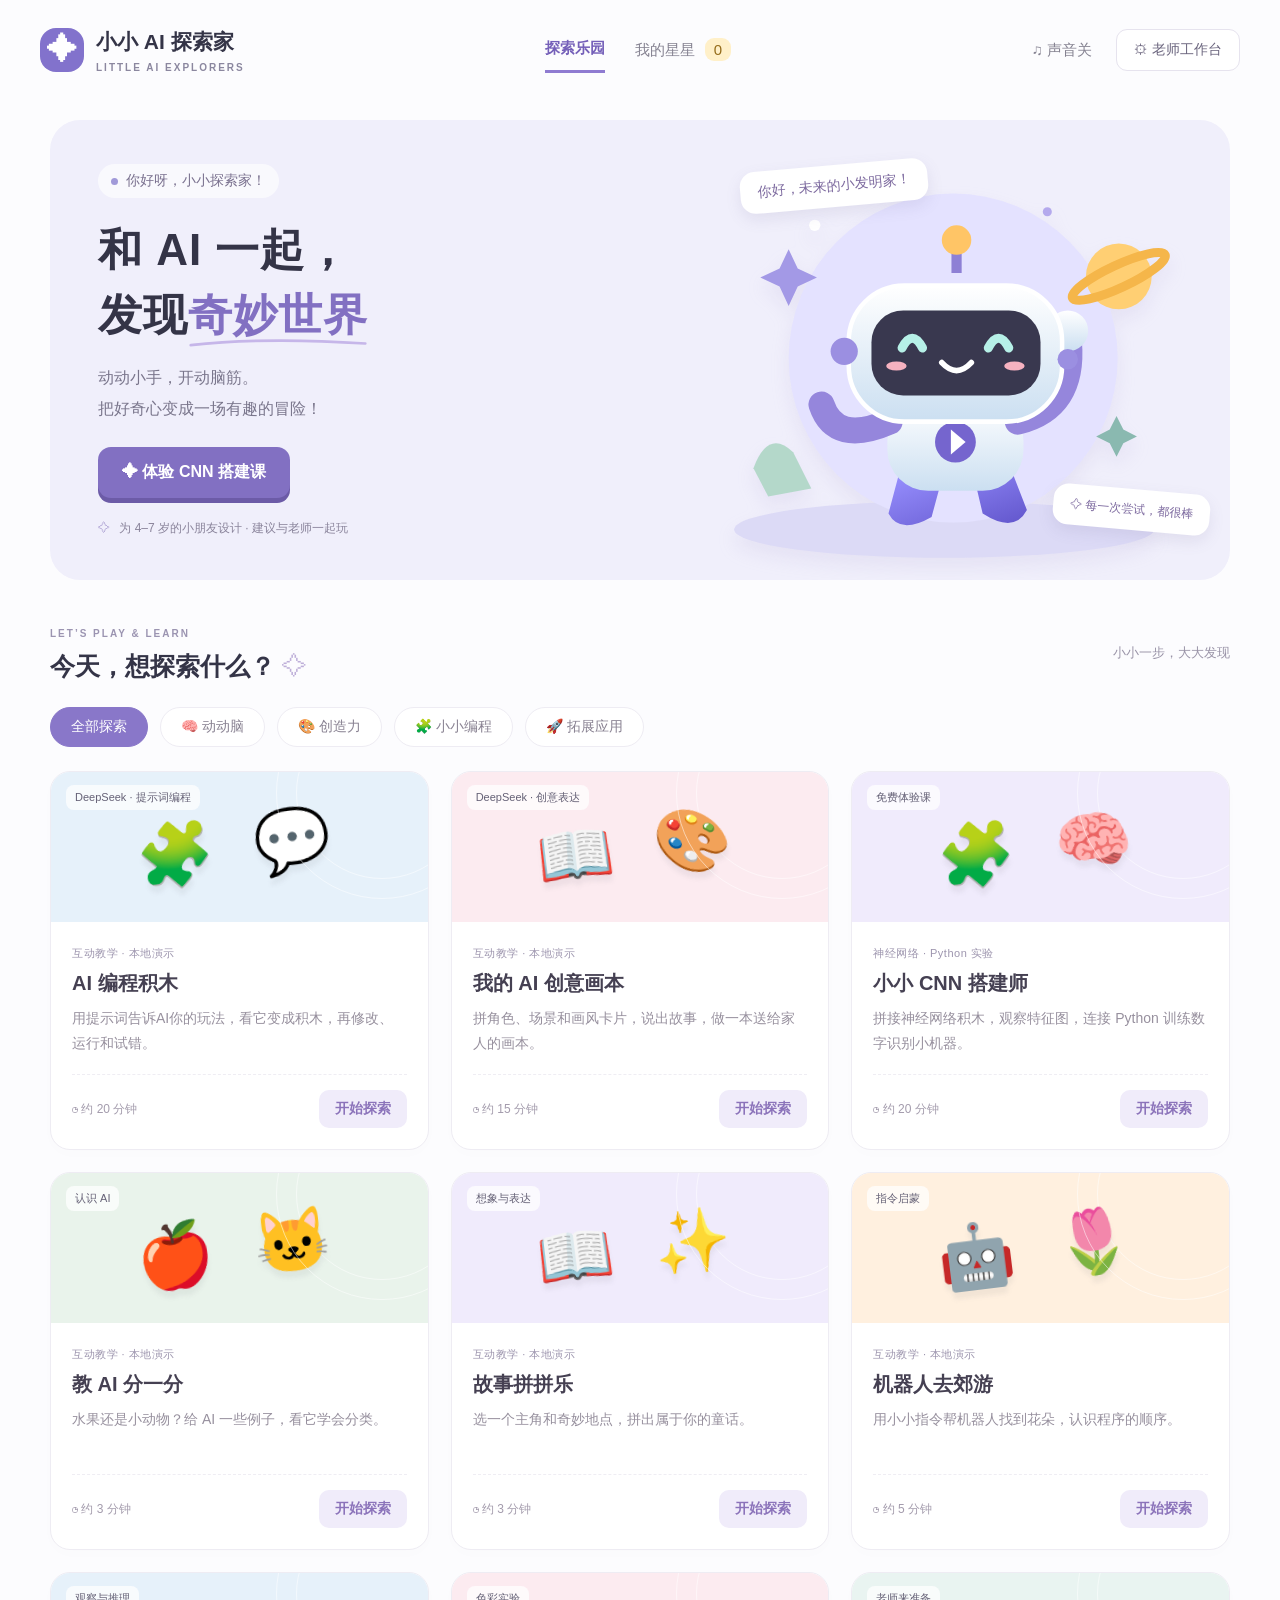
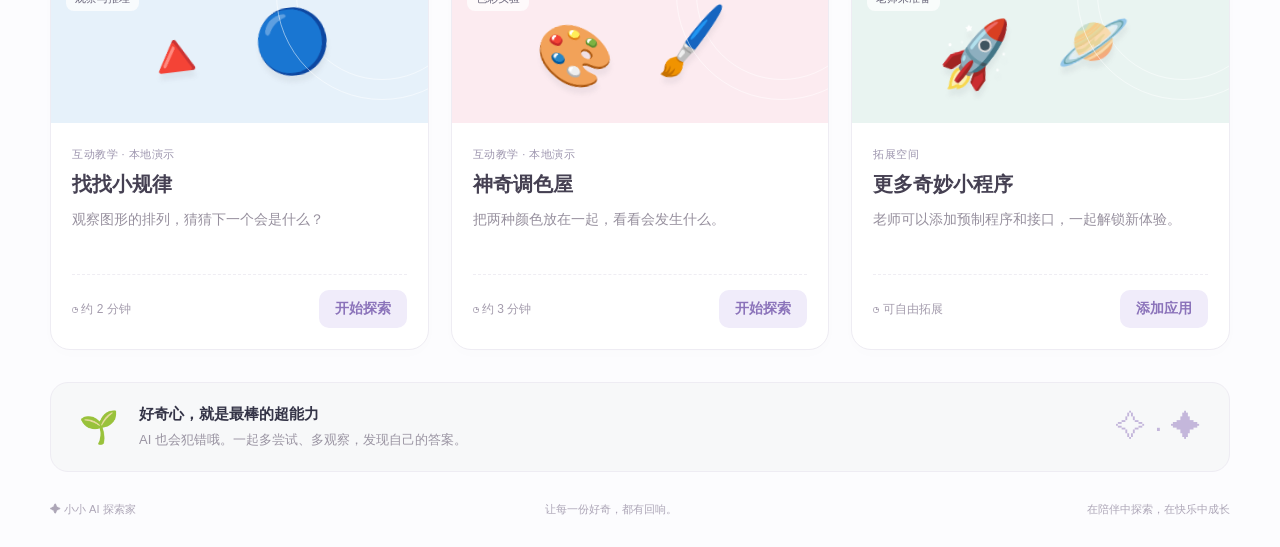
<file: index.html>
<!doctype html>
<html lang="zh-CN"><head><meta charset="UTF-8"><meta name="viewport" content="width=device-width,initial-scale=1"><title>小小 AI 探索家 · 互动乐园</title><meta name="description" content="在游戏里认识人工智能。适合亲子、幼儿园与课堂的互动探索空间。"><link rel="stylesheet" href="style.css"></head>
<body><header><a class="brand" href="#" aria-label="回到探索乐园"><span class="brand-icon">✦</span><span>小小 AI 探索家<small>LITTLE AI EXPLORERS</small></span></a><nav aria-label="主导航"><button class="nav active" id="home">探索乐园</button><button class="nav" id="collection">我的星星 <span id="star-nav">0</span></button></nav><div class="header-right"><button id="sound" class="quiet" aria-pressed="false">♫ 声音关</button><button id="teacher" class="teacher">⚙ 老师工作台</button></div></header>
<main><section class="hero"><div class="hero-copy"><span class="eyebrow"><i></i> 你好呀，小小探索家！</span><h1>和 AI 一起，<br>发现<span>奇妙世界<svg viewBox="0 0 330 16" aria-hidden="true"><path d="M5 11 Q140 -4 325 8"/></svg></span></h1><p>动动小手，开动脑筋。<br>把好奇心变成一场有趣的冒险！</p><button class="primary" id="start">✦ 体验 CNN 搭建课</button><div class="hero-note"><span>✧</span> 为 4–7 岁的小朋友设计 · 建议与老师一起玩</div></div><div class="hero-art" aria-label="可爱的小机器人在星球上向你招手" role="img"><span class="float-bubble bubble-a">你好，未来的小发明家！</span><svg viewBox="0 0 520 375" aria-hidden="true"><defs><linearGradient id="b" x2="0" y2="1"><stop stop-color="#fff"/><stop offset="1" stop-color="#cbdff1"/></linearGradient><linearGradient id="p" x2="1" y2="1"><stop stop-color="#9890ff"/><stop offset="1" stop-color="#6155cb"/></linearGradient></defs><ellipse cx="268" cy="330" rx="185" ry="25" fill="#dcdaf6"/><circle cx="276" cy="179" r="145" fill="#e4e2ff"/><circle cx="422" cy="107" r="29" fill="#ffcf73"/><ellipse cx="422" cy="107" rx="45" ry="10" fill="none" stroke="#f5b64a" stroke-width="8" transform="rotate(-25 422 107)"/><path d="M123 100l8-17 8 17 17 8-17 8-8 17-8-17-17-8z" fill="#a399e6"/><path d="M414 242l6-12 6 12 12 6-12 6-6 12-6-12-12-6z" fill="#8ab9b0"/><path d="M228 282l-9 34q10 19 38 3l10-37m27 0 8 34q28 18 39-3l-12-31" fill="url(#p)"/><rect x="218" y="216" width="120" height="80" rx="36" fill="url(#b)"/><circle cx="278" cy="253" r="18" fill="#7565ce"/><path d="M274 242l13 11-13 11z" fill="white"/><path d="M220 235q-48 21-60-15" fill="none" stroke="#9586dc" stroke-width="23" stroke-linecap="round"/><path d="M333 235q50-12 45-70" fill="none" stroke="#9586dc" stroke-width="23" stroke-linecap="round"/><circle cx="377" cy="155" r="18" fill="url(#b)"/><path d="M279 104V83" stroke="#8e80d5" stroke-width="9"/><circle cx="279" cy="75" r="13" fill="#ffc566"/><rect x="184" y="115" width="188" height="120" rx="49" fill="url(#b)" stroke="#fff" stroke-width="4"/><rect x="204" y="137" width="149" height="75" rx="28" fill="#39384f"/><path d="M231 170q9-17 18 0m58 0q9-17 18 0" fill="none" stroke="#b6f0e7" stroke-width="8" stroke-linecap="round"/><path d="M266 183q13 14 26 0" fill="none" stroke="#fff" stroke-width="5" stroke-linecap="round"/><ellipse cx="226" cy="186" rx="9" ry="4" fill="#f6b2c0"/><ellipse cx="330" cy="186" rx="9" ry="4" fill="#f6b2c0"/><circle cx="180" cy="173" r="12" fill="#9b8fe1"/><circle cx="377" cy="180" r="9" fill="#9b8fe1"/><path d="M100 276q13-35 35-14l16 32-38 7z" fill="#b4d8ca"/><circle cx="154" cy="62" r="5" fill="#fff"/><circle cx="359" cy="50" r="4" fill="#b4a9ed"/></svg><span class="float-bubble bubble-b">✧ 每一次尝试，都很棒</span></div></section>
<section class="explore" id="activities"><div class="section-head"><div><span class="section-kicker">LET’S PLAY & LEARN</span><h2>今天，想探索什么？ <span>✧</span></h2></div><span class="step-note">小小一步，大大发现</span></div><div class="filters" role="group" aria-label="活动分类"><button class="selected" data-filter="all">全部探索</button><button data-filter="think">🧠 动动脑</button><button data-filter="create">🎨 创造力</button><button data-filter="code">🧩 小小编程</button><button data-filter="custom">🚀 拓展应用</button></div><div id="cards" class="cards"></div></section>
<section class="bottom-strip"><span class="strip-icon">🌱</span><div><h3>好奇心，就是最棒的超能力</h3><p>AI 也会犯错哦。一起多尝试、多观察，发现自己的答案。</p></div><span class="strip-stars">✧ · ✦</span></section><footer><span>✦ 小小 AI 探索家</span><span>让每一份好奇，都有回响。</span><span>在陪伴中探索，在快乐中成长</span></footer></main>
<dialog id="modal"><div class="dialog-top"><span id="modal-label">探索时间</span><button class="close" aria-label="关闭窗口">×</button></div><div id="modal-content"></div></dialog><div id="toast" role="status"></div><script src="app.js?v=aicode1"></script></body></html>
</file>
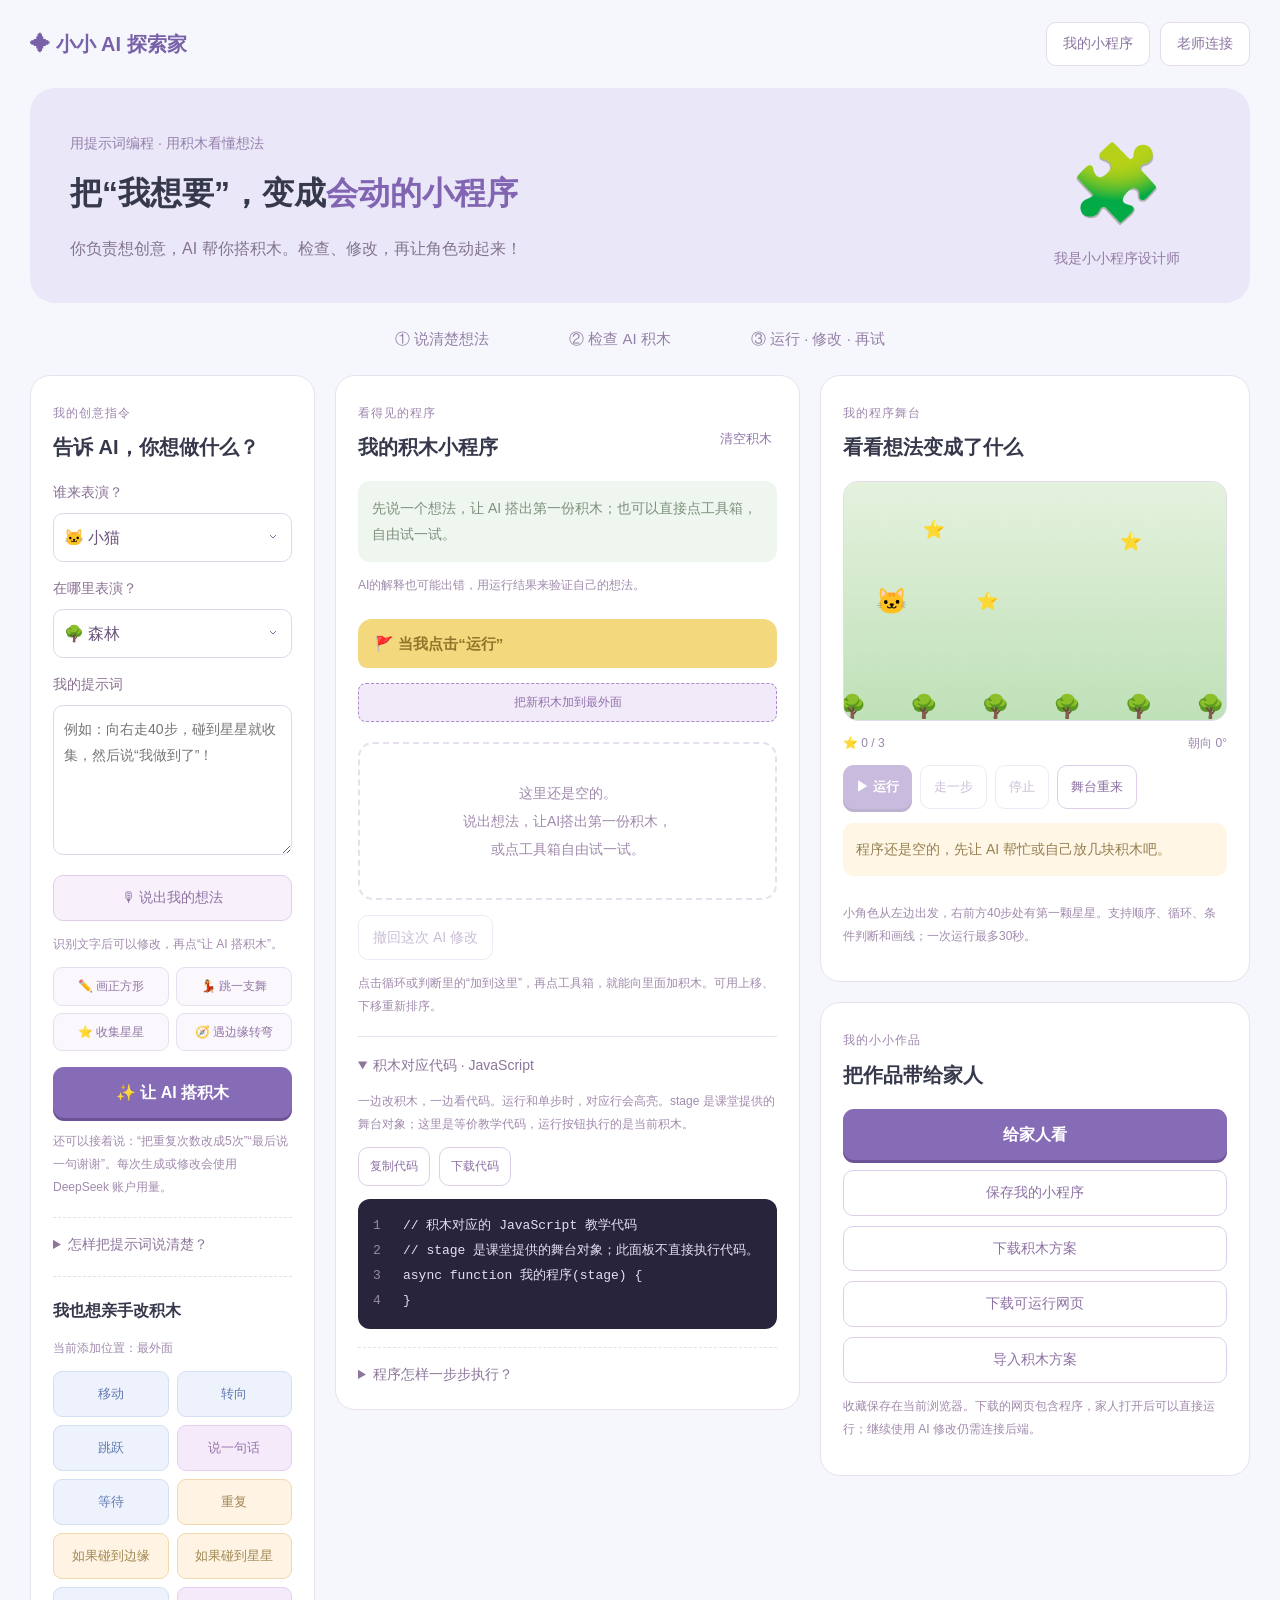
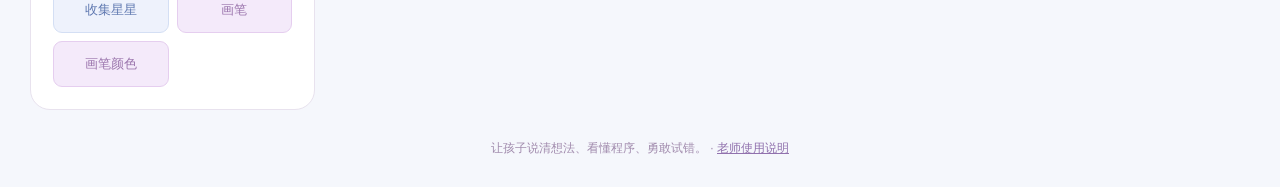
<file: aicode.html>
<!doctype html><html lang="zh-CN"><head><meta charset="utf-8"><meta name="viewport" content="width=device-width,initial-scale=1"><title>AI 编程积木 · 小小 AI 探索家</title><link rel="stylesheet" href="aicode.css?v=code1"></head><body>
<header><a class="brand" href="index.html">✦ 小小 AI 探索家</a><nav><button id="library">我的小程序</button><button id="settings">老师连接</button></nav></header><main><section class="hero"><div><span>用提示词编程 · 用积木看懂想法</span><h1>把“我想要”，变成<span>会动的小程序</span></h1><p>你负责想创意，AI 帮你搭积木。检查、修改，再让角色动起来！</p></div><div aria-hidden="true" class="hero-icon">🧩<small>我是小小程序设计师</small></div></section><div class="steps"><span>① 说清楚想法</span><span>② 检查 AI 积木</span><span>③ 运行 · 修改 · 再试</span></div>
<div class="workspace"><aside class="panel prompt-panel"><span class="kicker">我的创意指令</span><h2>告诉 AI，你想做什么？</h2><label for="actor">谁来表演？</label><select id="actor"><option value="cat">🐱 小猫</option><option value="robot">🤖 机器人</option><option value="bunny">🐰 小兔子</option><option value="dragon">🐲 小恐龙</option></select><label for="scene">在哪里表演？</label><select id="scene"><option value="forest">🌳 森林</option><option value="space">🪐 太空</option><option value="ocean">🌊 海边</option></select><label for="prompt">我的提示词</label><textarea id="prompt" maxlength="1200" placeholder="例如：向右走40步，碰到星星就收集，然后说“我做到了”！"></textarea><button id="voice" class="voice">🎙 说出我的想法</button><p id="voice-status" class="hint" role="status">识别文字后可以修改，再点“让 AI 搭积木”。</p><div class="prompt-chips"><button data-idea="落下画笔，重复4次：走30步，再向右转90度，画一个正方形。">✏️ 画正方形</button><button data-idea="重复3次：向前跳5步，说‘你好呀’，等待0.3秒。">💃 跳一支舞</button><button data-idea="向右走40步，如果碰到星星就收集，然后说‘我做到了’。">⭐ 收集星星</button><button data-idea="走到边缘，如果碰到边缘就转180度，然后走回来。">🧭 遇边缘转弯</button></div><button id="generate" class="primary">✨ 让 AI 搭积木</button><p class="hint">还可以接着说：“把重复次数改成5次”“最后说一句谢谢”。每次生成或修改会使用 DeepSeek 账户用量。</p><details><summary>怎样把提示词说清楚？</summary><p>谁 + 做什么 + 做几次 + 遇到什么情况怎么办。</p><p>例如：“小猫走40步，碰到星星就收集，重复3次说你好。”</p></details><div class="toolbox"><h3>我也想亲手改积木</h3><p class="hint" id="destination">当前添加位置：最外面</p><div id="palette"></div></div></aside>
<section class="panel editor"><div class="editor-heading"><div><span class="kicker">看得见的程序</span><h2 id="title">等你的第一个想法</h2></div><button id="clear" class="text-button">清空积木</button></div><div class="explanation" id="explanation" role="status">先说一个想法，让 AI 搭出第一份积木；也可以直接点工具箱，自由试一试。</div><p class="hint">AI的解释也可能出错，用运行结果来验证自己的想法。</p><div class="start-block">🚩 当我点击“运行”</div><button id="root-target" class="target selected-target">把新积木加到最外面</button><div id="program"></div><button id="undo" class="secondary" disabled>撤回这次 AI 修改</button><p class="hint">点击循环或判断里的“加到这里”，再点工具箱，就能向里面加积木。可用上移、下移重新排序。</p><details class="code-view" open><summary>积木对应代码 · JavaScript</summary><p class="hint">一边改积木，一边看代码。运行和单步时，对应行会高亮。stage 是课堂提供的舞台对象；这里是等价教学代码，运行按钮执行的是当前积木。</p><div class="code-actions"><button class="secondary" id="copy-code">复制代码</button><button class="secondary" id="download-code">下载代码</button></div><pre id="code-lines" aria-label="积木对应的JavaScript教学代码"></pre></details><details><summary>程序怎样一步步执行？</summary><p>从上到下依次执行。重复会多次执行里面的积木，判断只在满足条件时执行里面的积木。点“走一步”，观察当前正在执行哪一块。</p></details></section>
<aside class="stage-column"><section class="panel stage-panel"><span class="kicker">我的程序舞台</span><h2>看看想法变成了什么</h2><canvas id="stage" width="640" height="400" aria-label="角色程序运行舞台"></canvas><div class="stage-state"><span id="score">⭐ 0 / 3</span><span id="position">向右出发</span></div><div class="run-controls"><button id="run" class="primary" disabled>▶ 运行</button><button id="step" class="secondary" disabled>走一步</button><button id="stop" class="secondary" disabled>停止</button><button id="reset-stage" class="secondary">舞台重来</button></div><p id="run-status" class="notice" role="status">程序还是空的，先让 AI 帮忙或自己放几块积木吧。</p><div id="trace" class="trace" aria-live="polite"></div><p class="hint">小角色从左边出发，右前方40步处有第一颗星星。支持顺序、循环、条件判断和画线；一次运行最多30秒。</p></section><section class="panel sharing"><span class="kicker">我的小小作品</span><h2>把作品带给家人</h2><button id="present" class="primary">给家人看</button><button id="save" class="secondary">保存我的小程序</button><button id="export" class="secondary">下载积木方案</button><button id="download" class="secondary">下载可运行网页</button><label class="import-label">导入积木方案<input id="import" type="file" accept=".json,application/json"></label><p class="hint">收藏保存在当前浏览器。下载的网页包含程序，家人打开后可以直接运行；继续使用 AI 修改仍需连接后端。</p></section></aside></div><footer>让孩子说清想法、看懂程序、勇敢试错。 · <a href="AI编程说明.txt">老师使用说明</a></footer></main>
<dialog id="teacher"><div class="dialog-heading"><h2>连接 DeepSeek 编程老师</h2><button data-close="teacher">关闭</button></div><form id="connect"><label for="base">Python 后端地址</label><input id="base" type="url" required placeholder="http://127.0.0.1:8000"><label for="token">课堂连接口令（如有）</label><input id="token" type="password" autocomplete="off"><button class="primary">检查连接</button></form><p id="connection-status" role="status"></p><p>沿用画本中的 DeepSeek 后端配置，网页里不用填写 API 密钥。</p><a href="http://127.0.0.1:8000/aicode.html" target="_blank" rel="noopener noreferrer">打开本机编程课堂</a></dialog>
<dialog id="shelf"><div class="dialog-heading"><h2>我的小程序</h2><button data-close="shelf">关闭</button></div><div id="saved"></div></dialog><dialog id="showcase"><div class="dialog-heading"><h2 id="show-title">我的程序作品</h2><button data-close="showcase">回到创作</button></div><img id="show-image" alt="我的程序舞台"><p id="show-prompt"></p><p id="show-description"></p><p>我想请你看看：我的提示词有没有说清楚？角色有没有按我的想法行动？</p></dialog><div id="toast" role="status"></div><script src="aicode-core.js?v=code1"></script><script src="aicode.js?v=code1"></script></body></html>
</file>
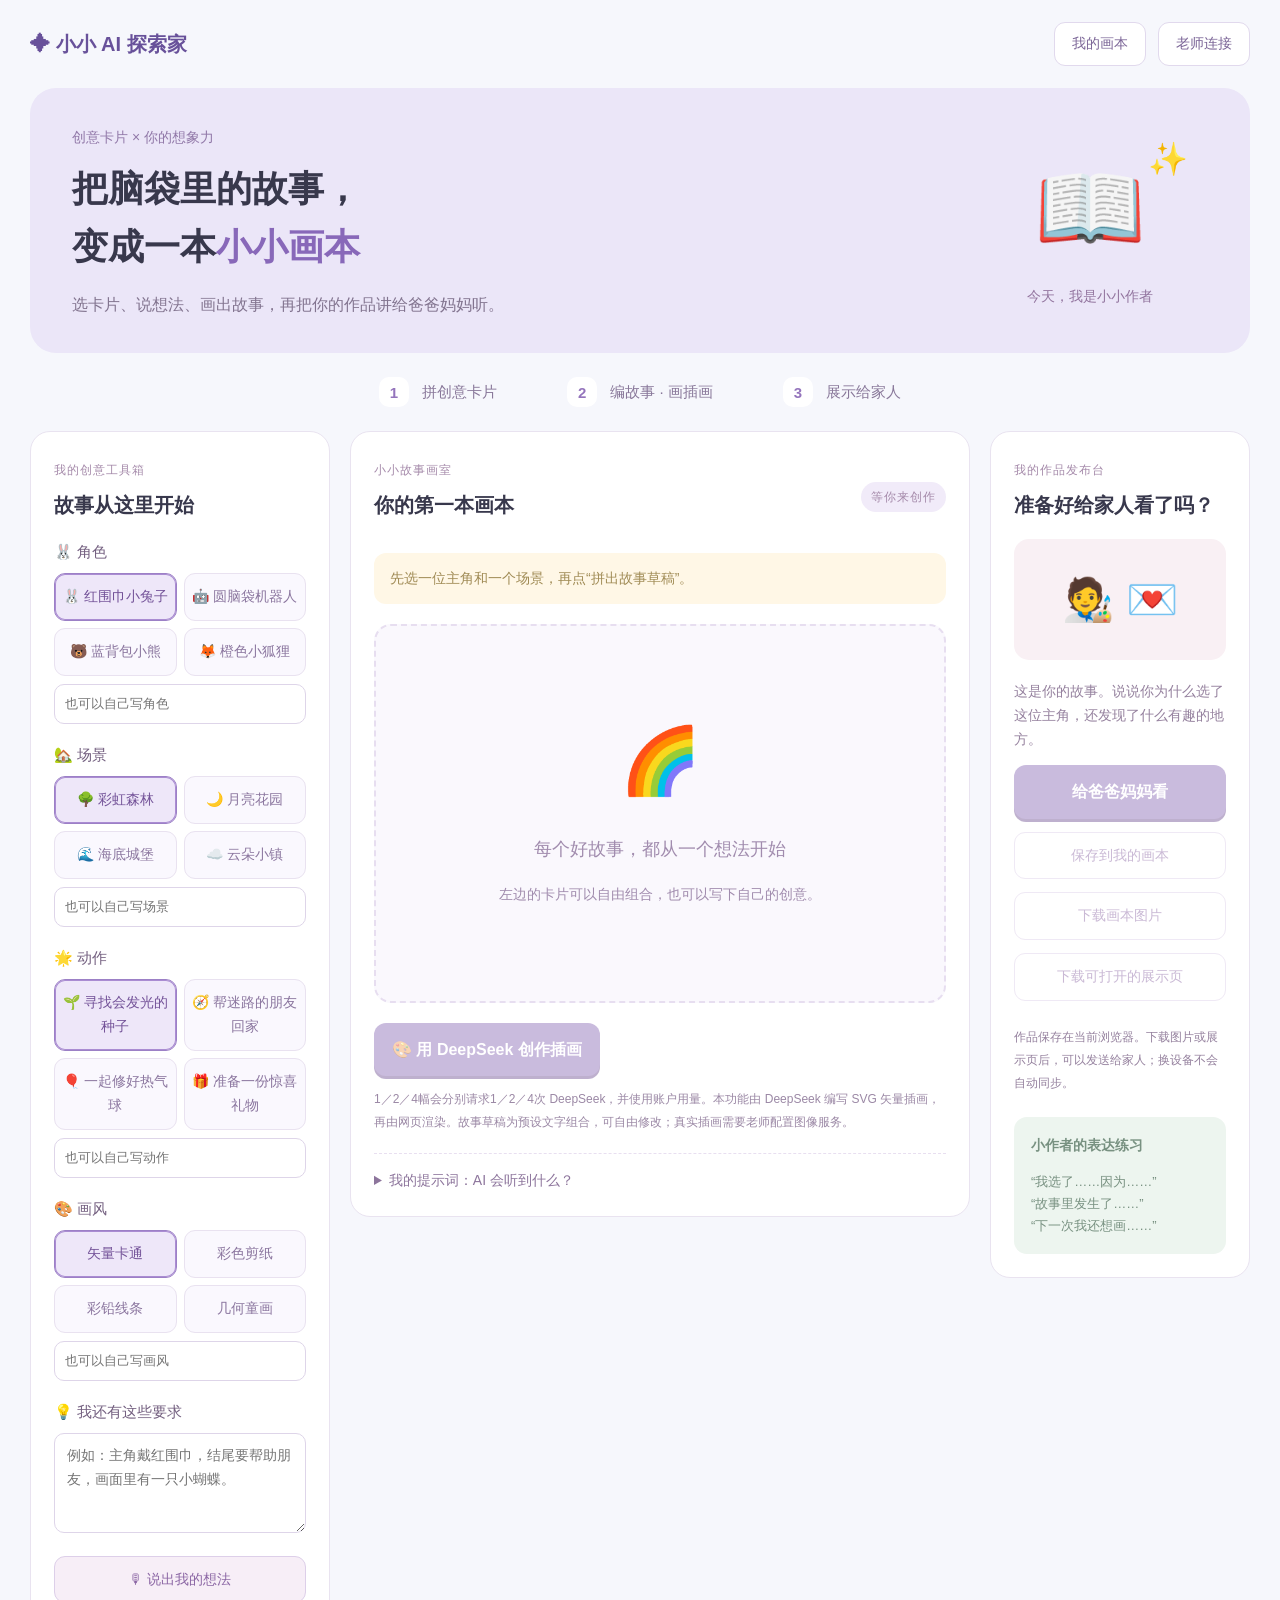
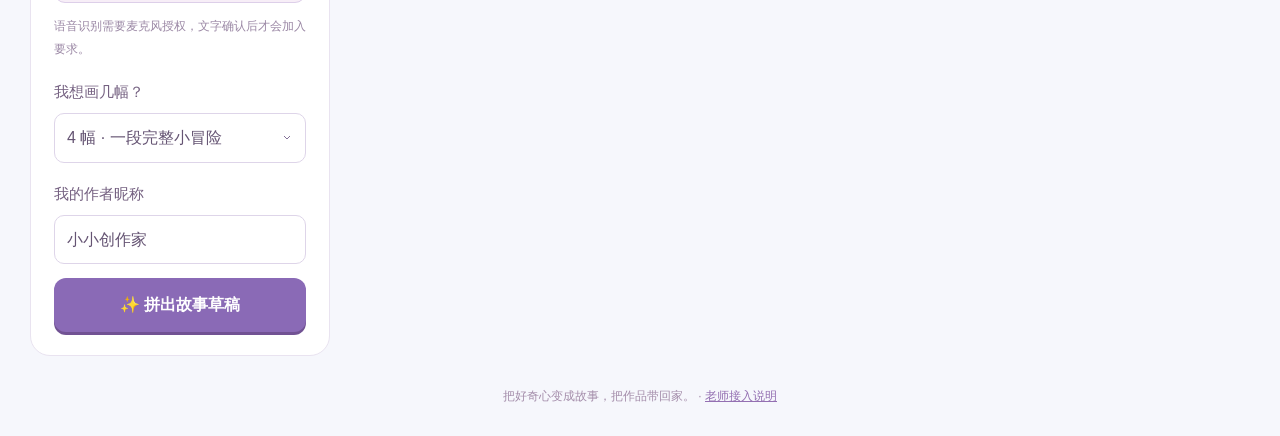
<file: picturebook.html>
<!doctype html><html lang="zh-CN"><head><meta charset="utf-8"><meta name="viewport" content="width=device-width,initial-scale=1"><title>我的 AI 创意画本 · 小小 AI 探索家</title><link rel="stylesheet" href="picturebook.css?v=1"></head><body>
<header><a class="brand" href="index.html">✦ 小小 AI 探索家</a><nav><button id="library">我的画本</button><button id="settings">老师连接</button></nav></header><main>
<section class="hero"><div><span>创意卡片 × 你的想象力</span><h1>把脑袋里的故事，<br>变成一本<span>小小画本</span></h1><p>选卡片、说想法、画出故事，再把你的作品讲给爸爸妈妈听。</p></div><div class="hero-book" aria-hidden="true">📖<i>✨</i><small>今天，我是小小作者</small></div></section>
<div class="steps"><span><b>1</b> 拼创意卡片</span><span><b>2</b> 编故事 · 画插画</span><span><b>3</b> 展示给家人</span></div>
<div class="workspace"><section class="panel toolbox"><div class="heading"><span>我的创意工具箱</span><h2>故事从这里开始</h2></div><div id="cards"></div><label for="wishes">💡 我还有这些要求</label><textarea id="wishes" maxlength="600" placeholder="例如：主角戴红围巾，结尾要帮助朋友，画面里有一只小蝴蝶。"></textarea><button class="voice" id="voice">🎙 说出我的想法</button><p class="hint" id="voice-status" role="status">语音识别需要麦克风授权，文字确认后才会加入要求。</p><div id="voice-review" hidden><label for="transcript">先看一看，我说对了吗？</label><textarea id="transcript" maxlength="600"></textarea><button id="apply-voice" class="secondary">加入我的要求</button></div><label for="count">我想画几幅？</label><select id="count"><option value="1">1 幅 · 一张故事画</option><option value="2">2 幅 · 开始和结尾</option><option value="4" selected>4 幅 · 一段完整小冒险</option></select><label for="author">我的作者昵称</label><input id="author" maxlength="18" value="小小创作家"><button id="draft" class="primary">✨ 拼出故事草稿</button></section>
<section class="panel studio"><div class="heading studio-heading"><div><span>小小故事画室</span><h2 id="book-title">你的第一本画本</h2></div><span class="badge" id="book-badge">等你来创作</span></div><p id="status" class="notice" role="status">先选一位主角和一个场景，再点“拼出故事草稿”。</p><div id="pages" class="pages"><div class="empty"><span>🌈</span><h3>每个好故事，都从一个想法开始</h3><p>左边的卡片可以自由组合，也可以写下自己的创意。</p></div></div><div class="actions"><button id="generate" class="primary" disabled>🎨 用 DeepSeek 创作插画</button><button id="stop" class="secondary" hidden>停止后续绘图</button></div><p class="hint">1／2／4幅会分别请求1／2／4次 DeepSeek，并使用账户用量。本功能由 DeepSeek 编写 SVG 矢量插画，再由网页渲染。故事草稿为预设文字组合，可自由修改；真实插画需要老师配置图像服务。</p><details><summary>我的提示词：AI 会听到什么？</summary><p id="prompt">选好卡片后，就能看到你的完整创意。</p></details></section>
<aside class="panel sharing"><span class="tiny">我的作品发布台</span><h2>准备好给家人看了吗？</h2><div class="sharing-art" aria-hidden="true">🧑‍🎨 💌</div><p>这是你的故事。说说你为什么选了这位主角，还发现了什么有趣的地方。</p><button id="present" class="primary" disabled>给爸爸妈妈看</button><button id="save" class="secondary" disabled>保存到我的画本</button><button id="png" class="secondary" disabled>下载画本图片</button><button id="html" class="secondary" disabled>下载可打开的展示页</button><p class="hint">作品保存在当前浏览器。下载图片或展示页后，可以发送给家人；换设备不会自动同步。</p><div class="tip"><b>小作者的表达练习</b><p>“我选了……因为……”<br>“故事里发生了……”<br>“下一次我还想画……”</p></div></aside></div><footer>把好奇心变成故事，把作品带回家。 · <a href="画本接入说明.txt">老师接入说明</a></footer></main>
<dialog id="teacher"><div class="dialog-heading"><h2>连接 AI 画室</h2><button data-close="teacher">关闭</button></div><p>老师先在 Python 后端配置图像生成服务。这里填写后端地址，不填写服务商 API 密钥。</p><form id="connect"><label for="base">Python 后端地址</label><input id="base" type="url" required placeholder="http://127.0.0.1:8000"><label for="token">课堂连接口令（如有）</label><input id="token" type="password" autocomplete="off"><button class="primary">检查连接</button></form><p id="connection-status" role="status"></p><p><a href="http://127.0.0.1:8000/picturebook.html" target="_blank" rel="noopener noreferrer">已启动 Python？打开本机画室</a></p><a href="画本接入说明.txt">获取密钥与配置步骤</a></dialog>
<dialog id="shelf"><div class="dialog-heading"><h2>我的画本收藏</h2><button data-close="shelf">关闭</button></div><div id="saved-books"></div></dialog>
<dialog id="showcase"><div class="presentation-toolbar"><button data-close="showcase">回到创作</button><button id="read">读给家人听</button><button id="print">打印 / 保存 PDF</button></div><div id="exhibition"></div></dialog><div id="toast" role="status"></div><script src="picturebook.js?v=1"></script></body></html>
</file>
<file: style.css>
*{box-sizing:border-box}html{scroll-behavior:smooth}body{margin:0;background:#fcfcfe;color:#343447;font-family:"Microsoft YaHei","PingFang SC",sans-serif;font-size:16px}button,input,select,textarea{font:inherit}button,a{-webkit-tap-highlight-color:transparent}button{cursor:pointer;transition:transform .18s,background .18s}button:hover{transform:translateY(-2px)}button:disabled{cursor:default;opacity:.55;transform:none}button:focus-visible,a:focus-visible{outline:3px solid #6150be;outline-offset:4px}header{height:100px;max-width:1320px;margin:auto;display:flex;align-items:center;justify-content:space-between;padding:0 40px;gap:20px}.brand{display:flex;gap:12px;align-items:center;text-decoration:none;color:#343447;font-size:21px;font-weight:800}.brand small{display:block;font-size:10px;letter-spacing:2px;margin-top:6px;color:#8b879f}.brand-icon{background:#8272cc;color:white;width:44px;height:44px;border-radius:16px;display:grid;place-items:center;font-size:30px}nav{display:flex;gap:30px}.nav,.quiet{background:none;border:0;color:#858291;padding:12px 0;font-size:15px}.nav.active{color:#7560b9;font-weight:bold;border-bottom:3px solid #8f7bd1}.nav span{background:#fff0c9;padding:3px 9px;border-radius:9px;margin-left:5px;color:#946b19}.header-right{display:flex;align-items:center;gap:24px}.teacher{border:1px solid #e6e3ee;background:white;padding:11px 17px;border-radius:11px;color:#6b657e;font-size:14px}main{max-width:1240px;margin:auto;padding:20px 30px}.hero{background:#f0effb;border-radius:30px;display:grid;grid-template-columns:1fr 1fr;min-height:420px;overflow:hidden;position:relative}.hero-copy{padding:44px 0 35px 48px;z-index:1}.eyebrow{font-size:14px;color:#79708e;background:#ffffffa6;padding:8px 13px;border-radius:20px;display:inline-flex;align-items:center;gap:8px}.eyebrow i{width:7px;height:7px;background:#a19ad9;border-radius:50%}h1{font-size:44px;line-height:1.48;margin:19px 0 14px;letter-spacing:1px}h1 span{color:#8270c2;position:relative;display:inline-block}h1 svg{position:absolute;bottom:-4px;left:0;width:100%;height:15px;fill:none;stroke:#c6b6e9;stroke-width:5;stroke-linecap:round}.hero p{font-size:16px;line-height:1.9;color:#7a768c;margin-bottom:23px}.primary{border:0;background:#8270c2;color:white;padding:15px 24px;border-radius:13px;font-weight:bold;box-shadow:0 5px 0 #6c5ba7}.hero-note{font-size:12px;color:#8a849b;margin-top:22px}.hero-note span{color:#a798cf;margin-right:6px}.hero-art{position:relative;display:flex;align-items:center;padding-top:35px}.hero-art svg{width:100%;filter:drop-shadow(0 10px 9px #aea3d529)}.float-bubble{position:absolute;z-index:2;background:#fff;padding:12px 17px;border-radius:15px;box-shadow:0 6px 15px #706b9820;font-size:14px;color:#7d6a9f;transform:rotate(-5deg)}.bubble-a{top:45px;left:17%}.bubble-b{bottom:50px;right:20px;transform:rotate(5deg);font-size:12px}.section-head{display:flex;justify-content:space-between;align-items:center;margin-top:43px}.section-kicker{font-size:10px;color:#9b94b1;letter-spacing:2px;font-weight:bold}h2{font-size:25px;margin:9px 0 0}h2 span{color:#beafd9;font-weight:normal}.step-note{font-size:13px;color:#9993a7}.filters{display:flex;gap:12px;margin:24px 0}.filters button{background:white;border:1px solid #eeecf3;border-radius:22px;padding:10px 20px;color:#898292;font-size:14px}.filters .selected{background:#8977c9;color:white;border-color:#8977c9}.cards{display:grid;grid-template-columns:repeat(3,1fr);gap:22px}.card{border:1px solid #eeecf3;border-radius:20px;background:white;overflow:hidden;box-shadow:0 4px 15px #35344703}.card-art{height:150px;display:flex;align-items:center;justify-content:center;position:relative;overflow:hidden}.card-art:before,.card-art:after{content:"";position:absolute;border:1px solid #ffffff80;border-radius:50%;width:170px;height:170px;right:-40px;top:-65px}.card-art:after{width:210px;height:210px;right:-60px;top:-85px}.art1{background:#e9f3eb}.art2{background:#f0ebfc}.art3{background:#fff0df}.art4{background:#e6f1fa}.art5{background:#fcebf0}.art6{background:#e9f4f1}.art-emoji{font-size:62px;letter-spacing:12px;filter:drop-shadow(0 7px 2px #45425b12);transform:rotate(-7deg)}.card-tag{position:absolute;top:13px;left:15px;border-radius:8px;background:#ffffffbd;padding:5px 9px;font-size:11px;color:#656176}.card-body{padding:21px}.card-meta{font-size:11px;color:#9d95ae;letter-spacing:.5px}.card h3{font-size:20px;margin:9px 0;color:#454052}.card p{font-size:14px;line-height:1.75;color:#97909e;margin:0 0 19px;min-height:48px}.card-bottom{border-top:1px dashed #efedf3;padding-top:15px;display:flex;justify-content:space-between;align-items:center}.card-bottom span{font-size:12px;color:#a39bac}.play{border:0;border-radius:10px;padding:10px 16px;background:#f0ecfa;color:#8b73ba;font-size:14px;font-weight:bold}.bottom-strip{margin-top:32px;border:1px solid #eeecf3;border-radius:18px;padding:22px 28px;display:flex;gap:20px;align-items:center;background:#f7f8f9}.strip-icon{font-size:32px}.bottom-strip h3{font-size:15px;margin:0 0 7px}.bottom-strip p{font-size:13px;color:#9a94a2;margin:0}.strip-stars{margin-left:auto;color:#c4b7db;font-size:30px}footer{display:flex;justify-content:space-between;padding:30px 0 10px;color:#ada6b7;font-size:11px}dialog{border:0;border-radius:24px;padding:24px;width:min(720px,94vw);max-height:90vh;color:#454052;box-shadow:0 20px 80px #28203c33}dialog::backdrop{background:#2d254966;backdrop-filter:blur(4px)}.dialog-top{display:flex;justify-content:space-between;align-items:center;color:#93849f;font-size:14px}.close{font-size:28px;border:0;background:#f4f1f8;border-radius:50%;width:38px;height:38px;color:#796e88}.game-title{text-align:center;font-size:28px;margin:10px 0}.intro{text-align:center;line-height:1.8;color:#8e8199}.game-zone{text-align:center;background:#f7f5fc;border-radius:18px;padding:25px;margin:20px 0}.big-item{font-size:80px;margin:20px}.choices{display:flex;flex-wrap:wrap;justify-content:center;gap:12px}.choices button,.secondary{border:1px solid #e2dced;background:white;border-radius:12px;padding:14px 20px;color:#75618e;min-height:48px}.feedback{min-height:30px;text-align:center;color:#6c568a;margin:18px 0;line-height:1.8}.maze{display:grid;grid-template-columns:repeat(4,1fr);gap:7px;max-width:300px;margin:20px auto}.cell{aspect-ratio:1;border-radius:12px;background:#eae3f6;display:grid;place-items:center;font-size:32px}.cell.wall{background:#d1dfd3}.sequence{min-height:55px;border:2px dashed #ddd2ec;border-radius:12px;padding:12px;margin:18px 0;word-break:break-all}.teacher-form label{display:block;margin:15px 0 7px;font-size:14px}.teacher-form input,.teacher-form select,.teacher-form textarea{width:100%;border:1px solid #dcd5e7;border-radius:10px;padding:12px;background:white;color:#454052}.teacher-form textarea{min-height:90px}.teacher-form small{display:block;color:#95879e;line-height:1.7;margin:10px 0}.entry{display:flex;align-items:center;justify-content:space-between;padding:12px;background:#f5f1fa;border-radius:12px;margin:10px 0}.entry button{border:0;background:white;border-radius:8px;padding:8px;color:#947193}.story{font-size:20px;line-height:2;text-align:left}.star-display{font-size:58px;color:#e5b74f;text-align:center;padding:25px}#toast{position:fixed;left:50%;bottom:30px;transform:translateX(-50%);background:#615078;color:white;border-radius:15px;padding:14px 24px;display:none;z-index:5}pre{white-space:pre-wrap;word-break:break-word;text-align:left;font:14px/1.8 monospace}a.secondary{display:inline-block;text-decoration:none}.empty{text-align:center;grid-column:1/-1;padding:35px;color:#8c7c9b}button.tiny{padding:8px;font-size:14px}@media(min-width:1500px){main{padding-top:30px}}@media(max-width:850px){header{padding:0 22px;height:85px}nav{gap:15px}.header-right{gap:10px}.quiet{display:none}.brand{font-size:17px}.hero-copy{padding-left:28px}h1{font-size:34px}.hero{min-height:390px}.hero-art{padding:0}.bubble-a{top:65px;font-size:11px}.bubble-b{bottom:60px;font-size:10px}.cards{gap:15px}.card-body{padding:16px}.card h3{font-size:18px}.card-art{height:135px}.art-emoji{font-size:48px}}@media(max-width:620px){header{height:auto;padding:20px;flex-wrap:wrap}.brand{font-size:17px}.brand small{font-size:8px}nav{order:3;width:100%;justify-content:center}main{padding:5px 16px}.teacher{font-size:12px;padding:10px}.hero{grid-template-columns:1fr}.hero-copy{padding:26px 26px 0}h1{font-size:36px}.hero-art{height:260px}.hero-art svg{height:280px}.bubble-a{top:5px;left:8%}.bubble-b{bottom:25px;right:5%}.hero p br{display:none}.hero-note{font-size:11px}.cards{grid-template-columns:1fr 1fr;gap:12px}.card-art{height:115px}.art-emoji{font-size:40px;letter-spacing:0}.card-body{padding:14px}.card h3{font-size:17px}.card p{font-size:12px;min-height:62px}.card-bottom{gap:8px}.card-bottom span{font-size:10px}.play{font-size:12px;padding:9px}.section-head{margin-top:28px}h2{font-size:22px}.step-note{display:none}.filters{gap:8px;overflow:auto;padding-bottom:4px}.filters button{white-space:nowrap;padding:10px 16px}.bottom-strip{padding:17px;gap:12px}.bottom-strip p{font-size:12px}.strip-stars{display:none}footer{gap:10px;flex-wrap:wrap}.card-meta{font-size:10px}}@media(prefers-reduced-motion:reduce){*{scroll-behavior:auto!important;transition:none!important}}

.cnn-modal{width:min(1320px,97vw);padding:16px;max-height:96vh}.cnn-frame{display:block;width:100%;height:76vh;border:1px solid #eee9f5;border-radius:15px;background:#f6f7fb}.cnn-toolbar{font-size:13px;color:#8a779c;line-height:1.8;margin:8px 0 12px}.cnn-toolbar a{color:#7760b4;margin-left:10px}
</file>
<file: aicode.css>
*{box-sizing:border-box}body{margin:0;background:#f5f7fc;color:#36394c;font:16px/1.7 "Microsoft YaHei","PingFang SC",sans-serif}button,input,select,textarea{font:inherit}button{cursor:pointer;transition:transform .15s}button:hover:not(:disabled){transform:translateY(-1px)}button:disabled{opacity:.45;cursor:not-allowed}button:focus-visible,a:focus-visible,input:focus-visible,select:focus-visible,textarea:focus-visible{outline:3px solid #9574ca;outline-offset:3px}header{max-width:1480px;margin:auto;padding:22px 30px;display:flex;justify-content:space-between;align-items:center;gap:15px}.brand{font-size:20px;font-weight:bold;color:#7861a8;text-decoration:none}nav{display:flex;gap:10px}nav button,.dialog-heading button{background:white;border:1px solid #e3dceb;border-radius:10px;padding:9px 16px;color:#8a75a0;font-size:14px}main{max-width:1480px;padding:0 30px;margin:auto}.hero{background:#eae7f8;padding:32px 40px;border-radius:25px;display:flex;justify-content:space-between;align-items:center}.hero>div>span{font-size:14px;color:#9581ad}h1{font-size:32px;margin:12px 0;line-height:1.6}h1 span{color:#8165b2}.hero p{font-size:16px;color:#84758f;margin-bottom:0}.hero-icon{font-size:75px;text-align:center;padding:0 30px}.hero-icon small{display:block;font-size:14px;color:#947ca6}.steps{display:flex;justify-content:center;gap:80px;padding:23px 0;font-size:15px;color:#9580a7}.workspace{display:grid;grid-template-columns:285px minmax(320px,1fr) minmax(350px,430px);gap:20px;align-items:start}.panel{background:white;border:1px solid #e8e2ee;border-radius:20px;padding:22px;min-width:0}.kicker{font-size:12px;letter-spacing:1px;color:#9e87ae}h2{font-size:20px;margin:6px 0 18px;line-height:1.6}h3{font-size:16px;margin:20px 0 10px}label{display:block;font-size:14px;color:#877091;margin:15px 0 8px}input,select,textarea{width:100%;background:#fff;border:1px solid #e1d7ea;border-radius:10px;padding:10px;color:#6c577d}textarea{min-height:150px;resize:vertical;font-size:14px;line-height:1.9}select{appearance:none;background-image:url("data:image/svg+xml,%3Csvg xmlns='http://www.w3.org/2000/svg' width='12' height='12'%3E%3Cpath d='m3 4 3 3 3-3' fill='none' stroke='%23847198'/%3E%3C/svg%3E");background-position:right 12px center;background-repeat:no-repeat;padding-right:32px}.primary{border:0;background:#866bb7;color:white;font-weight:bold;border-radius:11px;padding:12px 17px;box-shadow:0 3px 0 #6c5395}.secondary,.voice,.import-label{background:white;border:1px solid #ddcfe9;border-radius:10px;padding:10px 14px;color:#8d71a4;font-size:14px}.voice{background:#f8f0fa;width:100%;margin-top:12px}.voice.listening{background:#fce3ed}.prompt-panel>.primary{width:100%;margin-top:16px}.hint{font-size:12px;color:#a18bad;line-height:1.9}.prompt-chips{display:grid;grid-template-columns:1fr 1fr;gap:7px}.prompt-chips button{border:1px solid #e7deef;border-radius:9px;background:#faf7fd;padding:8px;font-size:12px;color:#9477a7}.toolbox{border-top:1px dashed #e5dced;margin-top:20px}#palette{display:grid;grid-template-columns:1fr 1fr;gap:8px}.palette-block{background:#eef2fc;border:1px solid #d4dff4;border-radius:9px;padding:9px 6px;text-align:center;font-size:13px;color:#617ab1;min-height:46px}.palette-block.logic{background:#fff4e3;border-color:#f0d9af;color:#a08753}.palette-block.expression{background:#f4eafa;border-color:#e5ceef;color:#9a74ac}.editor-heading{display:flex;justify-content:space-between;align-items:center;gap:10px}.text-button{border:0;background:transparent;color:#9377ac;padding:5px;font-size:13px}.explanation{font-size:14px;padding:14px;background:#eff5ef;color:#7d917d;border-radius:12px;line-height:1.9}.start-block{background:#f3d87e;color:#94742a;border-radius:14px 14px 9px 9px;padding:12px 17px;margin:22px 0 10px;font-weight:bold;font-size:15px}.target{width:100%;background:white;border:1px dashed #dacde7;border-radius:8px;padding:8px;color:#a18aaf;font-size:12px;margin:5px 0}.target.selected-target{background:#f1eaf9;border-color:#ac8acb;color:#9671af}.code-block{border:1px solid #ccd9f1;background:#eef3fc;border-radius:12px;margin:9px 0;padding:12px;color:#6883b3}.code-block.logic{background:#fff5e6;border-color:#efd9ae;color:#ab8b4c}.code-block.expression{background:#f5ebfa;border-color:#e0cbed;color:#9c71b4}.code-block.executing{outline:3px solid #ab7ada;box-shadow:0 0 0 5px #eee4f8}.block-top{display:flex;align-items:center;justify-content:space-between;gap:8px;font-size:14px}.block-actions{display:flex;gap:4px}.block-actions button{border:0;background:#ffffffa0;border-radius:6px;padding:6px;font-size:11px;color:inherit}.block-param{display:flex;gap:8px;align-items:center;margin-top:9px;font-size:13px}.block-param input,.block-param select{width:100%;max-width:150px;padding:7px;font-size:13px;background:#fff9;border-color:#d9d8e5}.block-param input[type=text]{max-width:100%}.children{margin-left:8px;margin-top:10px;padding-left:12px;border-left:3px solid #e9cf98}.empty{font-size:14px;text-align:center;color:#a08aad;line-height:2;border:2px dashed #e7dfed;border-radius:15px;padding:35px 16px;margin:15px 0}details{font-size:14px;color:#8c769a;margin-top:18px;border-top:1px dashed #e7dfed;padding-top:15px}summary{cursor:pointer}.stage-column{display:grid;gap:20px}#stage{width:100%;display:block;aspect-ratio:1.6;border:1px solid #e1dbea;border-radius:15px;background:#edf6ea}.stage-state{display:flex;justify-content:space-between;margin:12px 0;color:#9a85aa;font-size:12px}.run-controls{display:flex;gap:8px;flex-wrap:wrap}.run-controls button{font-size:13px;padding:10px 13px}.notice{font-size:14px;color:#968052;background:#fff6e5;border-radius:11px;padding:13px;line-height:1.9}.trace{max-height:150px;overflow:auto;font-size:12px;color:#9b85a7}.trace p{margin:7px 0;padding-bottom:7px;border-bottom:1px dashed #ece5f0}.sharing>button,.import-label{display:block;width:100%;margin:10px 0;text-align:center}.import-label{cursor:pointer}.import-label input{display:none}footer{text-align:center;padding:28px;font-size:12px;color:#a18bad}a{color:#9172ae}dialog{border:0;border-radius:20px;width:min(650px,95vw);max-height:92vh;padding:25px;color:#766080;box-shadow:0 20px 80px #30203933}dialog::backdrop{background:#30283f80;backdrop-filter:blur(4px)}.dialog-heading{display:flex;justify-content:space-between;align-items:center}dialog p{font-size:14px;line-height:1.9}dialog form>.primary{margin-top:20px}#showcase{width:min(950px,96vw)}#show-image{width:100%;display:block;border-radius:14px}.saved-row{padding:15px 0;display:flex;justify-content:space-between;align-items:center;border-bottom:1px solid #e9deef;gap:10px}.saved-row button{margin:4px;font-size:12px;padding:7px 10px}#toast{position:fixed;bottom:25px;left:50%;transform:translateX(-50%);background:#7e639a;color:white;border-radius:12px;padding:12px 21px;max-width:90vw;display:none;font-size:14px;z-index:20}@media(max-width:1200px){.workspace{grid-template-columns:270px 1fr}.stage-column{grid-column:1/-1;grid-template-columns:1fr 1fr}.hero-icon{padding:0 15px}}@media(max-width:680px){header{padding:17px;flex-wrap:wrap}.brand{font-size:17px}nav button{padding:8px 11px;font-size:13px}main{padding:0 15px}.hero{padding:24px}.hero h1{font-size:26px}.hero p{font-size:14px}.hero-icon{display:none}.steps{gap:8px;font-size:12px}.workspace,.stage-column{grid-template-columns:1fr}.stage-column{grid-column:auto}.panel{padding:20px}.children{padding-left:8px;margin-left:0}.block-top{gap:6px}.block-actions button{font-size:11px;padding:7px 5px}.run-controls button{flex:1}.editor-heading{align-items:flex-start}.code-block{padding:10px}.prompt-chips button{font-size:13px}}@media(prefers-reduced-motion:reduce){*{transition:none!important}}

.code-view{border-top:1px solid #e8dfef;padding-top:17px}.code-actions{display:flex;gap:9px;margin:12px 0}.code-actions button{font-size:12px;padding:8px 11px}#code-lines{font:13px/1.9 Consolas,monospace;background:#28243b;color:#e6def4;border-radius:12px;overflow:auto;padding:15px 0;max-height:430px;tab-size:2}.code-line{display:block;padding:0 15px;min-height:25px;white-space:pre}.code-line .line-number{display:inline-block;width:30px;color:#998aaa;user-select:none}.code-line.active-code{background:#634d81;color:#fff;border-left:3px solid #dac2ff;padding-left:12px}
</file>
<file: picturebook.css>
*{box-sizing:border-box}body{margin:0;background:#f6f7fc;color:#38384c;font:16px/1.7 "Microsoft YaHei","PingFang SC",sans-serif}button,input,select,textarea{font:inherit}button{cursor:pointer;transition:transform .15s}button:hover:not(:disabled){transform:translateY(-1px)}button:disabled{opacity:.45;cursor:not-allowed}button:focus-visible,a:focus-visible,input:focus-visible,textarea:focus-visible,select:focus-visible{outline:3px solid #9f85d1;outline-offset:3px}button[hidden],[hidden]{display:none!important}header{max-width:1440px;padding:22px 30px;margin:auto;display:flex;align-items:center;justify-content:space-between;gap:16px}.brand{color:#68519a;font-size:20px;font-weight:bold;text-decoration:none}nav{display:flex;gap:12px}nav button,.dialog-heading button,.presentation-toolbar button{border:1px solid #e1d9ed;background:white;padding:9px 17px;color:#7b6597;border-radius:11px;font-size:14px}main{max-width:1440px;padding:0 30px;margin:auto}.hero{border-radius:26px;background:#ebe6f8;padding:35px 42px;display:flex;justify-content:space-between;align-items:center}.hero>div>span{font-size:14px;color:#9178a8}h1{font-size:36px;line-height:1.6;margin:10px 0}h1 span{color:#8868b9}.hero p{color:#82748f;margin-bottom:0}.hero-book{font-size:90px;position:relative;text-align:center;padding:0 55px}.hero-book i{font-style:normal;font-size:32px;position:absolute;top:0;right:20px}.hero-book small{display:block;font-size:14px;color:#92749e}.steps{display:flex;justify-content:center;gap:70px;padding:24px 0;color:#887799;font-size:15px}.steps b{display:inline-grid;place-items:center;background:white;width:30px;height:30px;border-radius:10px;margin-right:9px;color:#9474bc}.workspace{display:grid;grid-template-columns:300px minmax(400px,1fr) 260px;gap:20px;align-items:start}.panel{background:white;border:1px solid #e9e3f0;border-radius:20px;padding:23px;min-width:0}.heading>span,.heading>div>span,.tiny{font-size:12px;color:#a58aaa;letter-spacing:1px}h2{font-size:20px;line-height:1.6;margin:6px 0 18px}label{display:block;margin:18px 0 9px;color:#746080;font-size:15px}input,select,textarea{width:100%;border:1px solid #ded5e9;border-radius:10px;padding:10px 12px;background:white;color:#655473}textarea{resize:vertical;min-height:100px;font-size:14px}select{appearance:none;background-image:url("data:image/svg+xml,%3Csvg xmlns='http://www.w3.org/2000/svg' width='12' height='12'%3E%3Cpath d='m3 4 3 3 3-3' fill='none' stroke='%23847198'/%3E%3C/svg%3E");background-position:right 12px center;background-repeat:no-repeat;padding-right:32px}.chips{display:grid;grid-template-columns:1fr 1fr;gap:7px}.chips button{border:1px solid #e9e2f0;background:#faf8fe;border-radius:11px;padding:11px 5px;color:#8b769f;font-size:14px}.chips button.chosen{border-color:#9c80c6;background:#eee7f9;color:#735298;box-shadow:inset 0 0 0 1px #aa8cd2}.custom-card{font-size:13px;margin-top:8px;padding:8px 10px}.primary{border:0;border-radius:12px;background:#8a6ab6;color:white;padding:13px 18px;font-weight:bold;box-shadow:0 3px 0 #715293}.secondary,.voice{border:1px solid #ddcfe9;border-radius:11px;padding:11px 15px;background:white;color:#8b66a4;font-size:14px}.toolbox>.primary,.voice{width:100%;margin-top:14px}.voice{background:#f7eef7}.voice.listening{background:#fce3ec;border-color:#e5a1bb}.hint{font-size:12px;color:#9b88a5;line-height:1.9}.notice{padding:13px 16px;background:#fff7e6;border-radius:12px;color:#a08b55;font-size:14px;line-height:1.8}.studio-heading{display:flex;align-items:center;justify-content:space-between;gap:12px}.badge{font-size:12px;background:#f1ebf9;border-radius:20px;padding:5px 10px;color:#9d7fb7;white-space:nowrap}.pages{display:grid;grid-template-columns:1fr 1fr;gap:14px;margin:20px 0}.pages.single{grid-template-columns:1fr}.story-page{border:1px solid #e5ddec;border-radius:14px;overflow:hidden;background:#fff}.story-page img{display:block;width:100%;aspect-ratio:1;object-fit:cover}.placeholder{aspect-ratio:1;background:linear-gradient(145deg,#f0ebfa,#e7f1ef);display:flex;align-items:center;justify-content:center;flex-direction:column;gap:14px;color:#ac98b5;font-size:14px}.placeholder span{font-size:60px}.story-page textarea{border:0;border-radius:0;margin:0;min-height:120px;font-size:14px;line-height:1.8;padding:14px}.page-label{padding:8px 14px;background:#f8f5fb;font-size:12px;color:#a18bad}.empty{grid-column:1/-1;text-align:center;padding:80px 20px;color:#a18cae;background:#faf8fd;border:2px dashed #e7def0;border-radius:17px}.empty>span{font-size:65px}.empty h3{font-size:18px;font-weight:normal}.empty p{font-size:14px}.actions{display:flex;gap:12px;flex-wrap:wrap}details{font-size:14px;color:#8d759c;margin-top:20px;border-top:1px dashed #e8dff0;padding-top:15px}summary{cursor:pointer}#prompt{white-space:pre-wrap;overflow-wrap:anywhere}.sharing>button{width:100%;margin-bottom:13px}.sharing-art{font-size:42px;text-align:center;background:#f9f0f4;padding:25px 0;border-radius:15px;margin-bottom:20px}.sharing>p{font-size:14px;color:#95819e}.tip{background:#edf5ef;padding:17px;border-radius:13px;color:#789181;font-size:14px;margin-top:23px}.tip p{margin-bottom:0;font-size:13px}.sharing .hint{font-size:12px}footer{text-align:center;padding:30px;font-size:12px;color:#a48daa}a{color:#9470b2}dialog{border:0;border-radius:20px;width:min(600px,94vw);max-height:90vh;padding:26px;color:#63506f;box-shadow:0 25px 90px #30203933}dialog::backdrop{background:#29203980;backdrop-filter:blur(4px)}dialog p{font-size:14px;line-height:1.9}.dialog-heading{display:flex;justify-content:space-between;align-items:center}dialog form>.primary{margin-top:22px}#toast{position:fixed;bottom:25px;left:50%;transform:translateX(-50%);display:none;max-width:90vw;padding:12px 22px;color:white;background:#7f629c;border-radius:14px;z-index:20;font-size:14px}#showcase{width:min(1100px,97vw);max-height:96vh;background:#fcfafc;padding:25px}.presentation-toolbar{display:flex;justify-content:center;gap:12px;position:sticky;top:-25px;background:#fcfafced;padding:10px;z-index:2}.cover{text-align:center;padding:35px 10px 20px}.cover h1{font-size:32px}.cover p{color:#9d80ab}.exhibition-pages{display:grid;grid-template-columns:1fr 1fr;gap:24px}.exhibition-pages.single{grid-template-columns:1fr;max-width:650px;margin:auto}.exhibition-page{background:white;padding:16px;border:1px solid #ede1ef;border-radius:16px}.exhibition-page img{width:100%;display:block;border-radius:10px}.exhibition-page p{font-size:17px;line-height:1.9;margin:18px 5px 8px;color:#6f5a7b}.exhibition-page .placeholder{border-radius:10px}.book-row{display:flex;justify-content:space-between;gap:12px;padding:18px 0;border-bottom:1px solid #ece3f0;align-items:center}.book-row button{margin:4px;font-size:13px;padding:7px 10px}.book-row small{font-size:12px;color:#a58daa;display:block}.book-row span{overflow-wrap:anywhere}@media(max-width:1150px){.workspace{grid-template-columns:280px 1fr}.sharing{grid-column:1/-1;display:flex;flex-wrap:wrap;gap:14px;align-items:center}.sharing>button{width:auto;margin:0}.sharing-art,.sharing .tip{display:none}.sharing h2{margin:0}.sharing>p{width:100%;margin:0}.hero-book{padding:0 20px}}@media(max-width:700px){header{padding:18px;flex-wrap:wrap}.brand{font-size:17px}nav{gap:8px}nav button{padding:8px 10px;font-size:13px}main{padding:0 15px}.hero{padding:25px}.hero h1{font-size:28px}.hero-book{display:none}.hero p{font-size:14px}.steps{gap:12px;font-size:12px;justify-content:space-between}.steps b{width:24px;height:24px;margin-right:5px}.workspace{grid-template-columns:1fr}.panel{padding:20px}.sharing{grid-column:auto}.pages{gap:10px}.story-page textarea{font-size:13px;padding:10px}.placeholder span{font-size:45px}.studio-heading{flex-wrap:wrap}.exhibition-pages{grid-template-columns:1fr}.cover h1{font-size:25px}.presentation-toolbar{flex-wrap:wrap}.presentation-toolbar button{font-size:12px}.sharing>.primary{width:100%}}@media print{body>*{display:none!important}body>#showcase{display:block!important;position:static;width:100%;max-height:none;overflow:visible;box-shadow:none}.presentation-toolbar{display:none!important}.exhibition-page{break-inside:avoid}dialog::backdrop{display:none}}@media(prefers-reduced-motion:reduce){*{transition:none!important;scroll-behavior:auto!important}}
</file>
